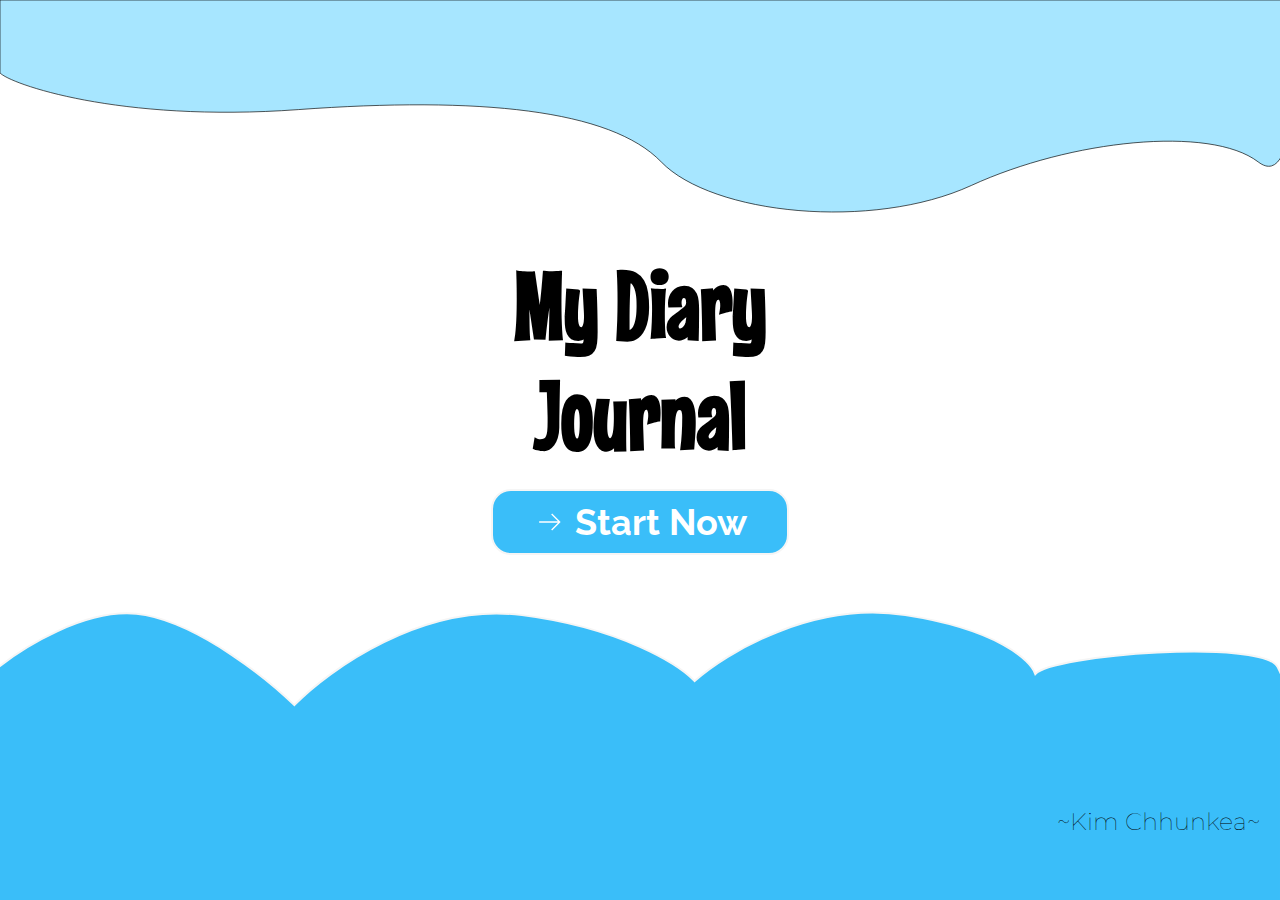
<file: index.html>
<!DOCTYPE html>
<html lang="en">
<head>
    <meta charset="UTF-8">
    <meta name="viewport" content="width=device-width, initial-scale=1.0">
    <title>Landing page</title>
    <link rel="stylesheet" href="./src/style/style.css">
</head>
<body>
    
    <!-- Text: Diary text -->
    <div class="container">
        <h1>My Diary <br> Journal</h1>
        <div class="border">
            <button><a href="./pages/login.html">
                <svg class="arrow-icon" viewBox="0 0 24 24" xmlns="http://www.w3.org/2000/svg">
                    <path d="M20 12L20.354 11.646L20.707 12L20.354 12.354L20 12ZM5 12.5C4.86739 12.5 4.74021 12.4473 4.64645 12.3535C4.55268 12.2598 4.5 12.1326 4.5 12C4.5 11.8674 4.55268 11.7402 4.64645 11.6464C4.74021 11.5527 4.86739 11.5 5 11.5V12.5ZM14.354 5.646L20.354 11.646L19.646 12.354L13.646 6.354L14.354 5.646ZM20.354 12.354L14.354 18.354L13.646 17.646L19.646 11.646L20.354 12.354ZM20 12.5H5V11.5H20V12.5Z" fill="white"/>
                </svg> 
            Start Now</a></button>
        </div>
    </div>

    <!-- Footer: Name of the creator -->
    <footer>
        <p>~Kim Chhunkea~</p>
    </footer>
</body>
</html>
</file>
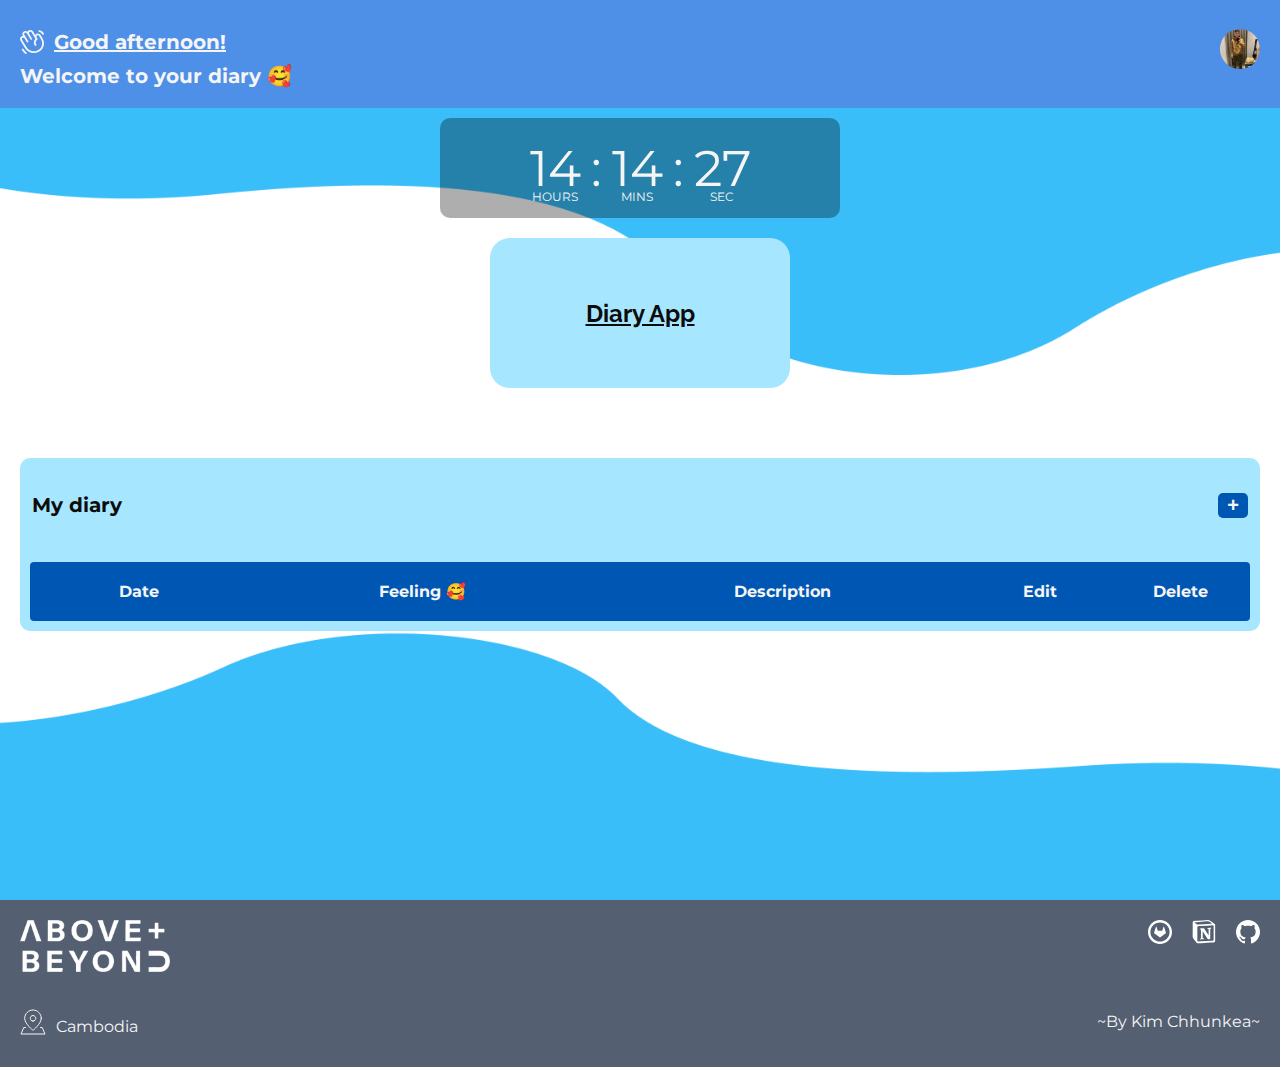
<file: pages/homepage.html>
<!DOCTYPE html>
<html lang="en">
<head>
    <meta charset="UTF-8">
    <meta name="viewport" content="width=device-width, initial-scale=1.0">
    <title>Homepage</title>
    <link rel="stylesheet" href="/src/style/homepage.css">
    <script src="/src/script/homePage.js" defer></script>
    <script src="/components/header.js" defer></script>
    <script src="/components/footer.js" defer></script>
    <script src="/components/clock.js" defer></script>
    <script src="/components/crud.js" defer></script>
    <link href='https://unpkg.com/boxicons@2.1.1/css/boxicons.min.css' rel='stylesheet'>
</head>
<body>
    
    <div id="full-content">
        <!-- Header: homepage header -->
        <header-item></header-item>
        
        <!-- Section: clock section -->
        <clock-digital></clock-digital>

        <!-- Section: crud section -->
        <crud-box></crud-box>
    </div>

    <!-- Footer -->
    <footer-element></footer-element>   
</body>
</html>
</file>
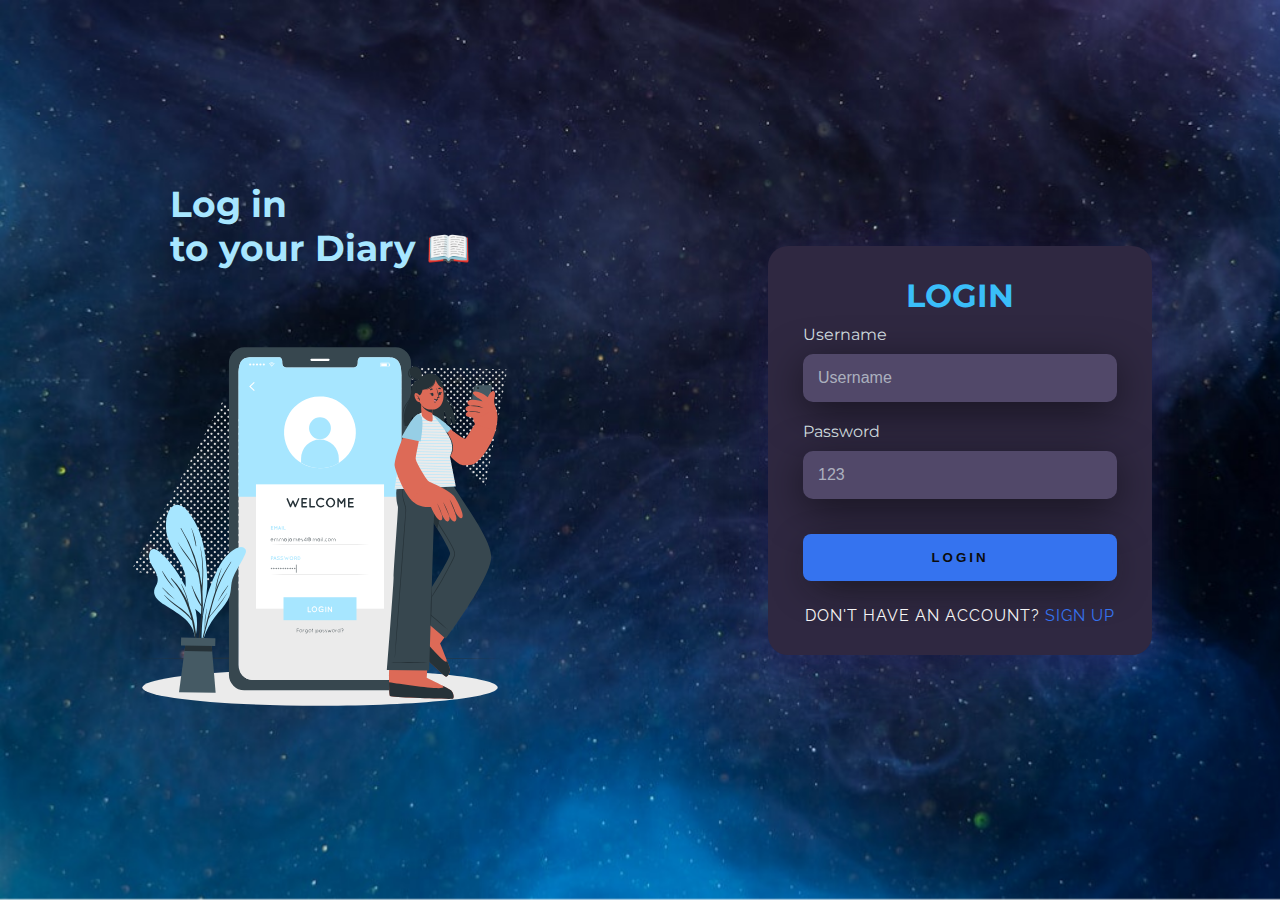
<file: pages/login.html>
<!DOCTYPE html>
<html lang="en">
<head>
    <meta charset="UTF-8">
    <meta http-equiv="X-UA-Compatible" content="IE=edge">
    <meta name="viewport" content="width=device-width, initial-scale=1.0">
    <link rel="stylesheet" href="/src/style/login.css">
    <script src="../src/script/loginPage.js" defer></script>
    <title>Login page</title>
</head>
<body>

    <!-- Main container: Login page -->
    <div class="main-login">
        <div class="left-login">
            <h1>Log in<br>to your Diary 📖</h1>
            <img src="/asset/login-image/hover.svg" class="left-login-image" alt="Animated image">
        </div>

        <!-- Section: right section of the login page -->
        <div class="right-login">
            <div class="card-login">
                <h1>LOGIN</h1>
                <div class="textfield">
                    <label for="username">Username</label>
                    <input type="text" id="username" required placeholder="Username">
                </div>

                 <!-- Container: for the password input field -->
                <div class="textfield">
                    <label for="password">Password</label>
                    <input type="password" id="password" required placeholder="123">
                </div>
                <button class="btn-login" id="login-button">LOGIN</button>

                <div class="btn-plus">
                    <a class="sign-up">Don't have an account? <span class="span-sign-up">Sign Up</span></a>
                </div>
            </div>
        </div>
    </div>
</body>
</html>
</file>
<file: src/style/style.css>
/* Import: import font family */
@import url(./font-family.css);

/* Import: import root */
@import url(./root.css);

html, body {
    width: 100%;
    height: 100%;
    margin: var(--margin-default);
    padding: var(--padding-default);
    display: flex;
    justify-content: center;
    align-items: center;
    text-align: center;
}

body {
    box-sizing: border-box;
    padding: var(--padding-medium);
    background-image: url(/asset/image-landing-page/Desktop-background-landing-page.svg);
    background-repeat: no-repeat;
    background-size: cover;
    background-attachment: fixed;
    display: flex;
    flex-direction: column;
    justify-content: space-between;
    min-height: 100vh;
}

.container {
    display: flex;
    flex-direction: column;
    justify-content: center;
    align-items: center;
    flex: 1;
}

h1 {
    font-family: var(--font-family-memoirs);
    font-weight: var(--font-weight-bold);
    font-size: var(--font-size-larger);
    margin: var(--margin-medium);
}

.border {
    margin-top: var(--margin-top);
}

button {
    padding: var(--button-padding);
    border-radius: var(--border-radius-large);
    border: 2px solid var(--white);
    background-color: var(--wavy-blue);
    cursor: pointer;
    font-size: 24px;
    font-family: var(--font-family-raleway);
    display: flex;
    align-items: center;
}

button a {
    color: #FFF;
    text-decoration: none;
    font-weight: var(--font-weight-bold);
    display: flex;
    align-items: center;
}

button:hover {
    background-color: var(--black);
}

.arrow-icon {
    width: 24px;
    height: 24px;
    margin-right: var(--margin-small);
}

footer {
    text-align: end;
    padding: var(--padding-medium);
    width: 100%;
    font-family: var(--font-family-montserrat);
    font-weight: 100;
    font-style: normal;
    margin: var(--margin-default);
}

@media (min-width: 1024px) {
    h1 {
        font-size: var(--font-size-largest);
    }
    button {
        font-size: var(--font-size-large);
    }
    .arrow-icon {
        width: 32px;
        height: 32px;
    }
    footer {
        font-size: var(--font-size-svg);
    }
}

@media (min-width: 1920px) {
    h1 {
        font-size: var(--font-size-max);
    }
    button {
        font-size: var( --font-size-large-mid);
    }
    .arrow-icon {
        width: 48px;
        height: 48px;
    }
}
</file>
<file: src/style/homepage.css>
/* Import: import font */
@import url(./font-family.css);

/* Import: import root */
@import url(./root.css);

/* Body: full body content style */
#full-content {
    height: 100%;
    display: flex;
    flex-direction: column;
}

#body-content {
    flex-grow: 1;
}

/* Header */
body, header {
    margin: var(--margin-default);
    padding: var(--padding-default);
}

.header-background {
    background-color: var(--background-color);
    padding: var(--padding-medium);
    margin: var(--margin-default);
}

.header-content {
    display: flex;
    justify-content: space-between;
    align-items: center;
    color: var(--white);
    font-family: var(--font-family-montserrat);
    font-weight: var(--font-weight-bold);
}

.greeting {
    display: flex;
    flex-direction: column;
    margin: var(--margin-default);
    font-size: var(--font-size-medium);
}

.greeting p {
    display: flex;
    align-items: center;
    margin: var(--margin-default);
    padding-top: var(--padding-small);
}

.greeting svg {
    margin-right: var(--margin-small);
}

.greeting-message {
    text-decoration: underline;
}

.diary-center {
    font-size: var(--font-size-large);
    margin-bottom: var(--margin-medium);
    text-decoration: underline;
}

.profile-pic {
    width: var(--profile-pic-size);
    height: var(--profile-pic-size);
    overflow: hidden;
    border-radius: var(--border-radius-round);
    margin-bottom: var(--margin-small);
}

.profile-pic img {
    width: 100%;
    height: 100%;
    object-fit: cover;
}

@media (max-width: 1024px) {
    .diary-center {
        display: none;
        transition: 0.2s;
    }
}

@media (max-width: 390px) {
    .greeting {
        font-size: var(--font-size-small);
    }
}

/* Section: hero section */
html, body {
    margin: var(--margin-default);
    padding: var(--padding-default);
    height: 100%;
}

body {
    margin: var(--margin-default);
    padding: var(--padding-default);
    height: 100vh;
    background-image: url('/asset/image-homepage/Desktop-background-homepage.jpg');
    background-size: cover;
    background-position: center;
    font-family: var(--font-family-montserrat); 
    color: var(--white);
}

.edit-icon {
    cursor: pointer;
}

.container {
    display: flex;
    flex-direction: column;
    gap: var(--gap-medium);
    align-items: center; 
}

.hero {
    display: flex;
    flex-direction: column;
    justify-content: center;
    align-items: center;
    position: relative;
    padding-top: var(--padding-small);
    top: 20%; 
    color: var(--white);
    font-family: var(--font-family-montserrat);
    z-index: 2; 
}

.clock {
    width: var(--clock-width-desktop); 
    height: var(--clock-height-desktop); 
    background: var(--clock-background);
    border-radius: var(--border-radius-medium);
    display: flex;
    align-items: center;
    justify-content: center;
    gap: var(--gap-small);
}

.clock span {
    font-size: var(--font-size-larger); 
    display: inline-block;
    text-align: center;
    position: relative;
}

.clock span::after {
    font-size: var(--font-size-smaller); 
    position: absolute;
    bottom: -5px;
    left: 50%;
    transform: translateX(-50%);
}

#hrs::after {
    content: 'HOURS';
}

#mints::after {
    content: 'MINS';
}

#sec::after {
    content: 'SEC';
}

@media (max-width: 1024px) {
    .clock {
        width: var(--clock-width-tablet); 
        height: var(--clock-height-tablet); 
    }

    .clock span {
        font-size: var(--font-size-larger); 
    }

    .clock span::after {
        font-size: var(--font-size-smaller); 
    }
}

@media (max-width: 390px) {
    .clock {
        width: var(--clock-width-mobile); 
        height: var(--clock-height-mobile); 
    }

    .clock span {
        font-size: 30px; 
    }

    .clock span::after {
        font-size: var(--font-size-smallest); 
    }
}

/* Diary: diary button */
.diary-button {
    display: flex;
    justify-content: center;
    align-items: center;
    flex-direction: column; 
    z-index: 1;
    margin-top: var(--margin-medium); 
}

.diary-text {
    text-align: center;
    color: var(--white);
    font-family: var(--font-family-raleway);
}

.big-box {
    background-color: var(--light-blue);
    border-radius: var(--border-radius-large);
    display: flex;
    justify-content: center;
    align-items: center;
}

.inner-box {
    display: flex;
    flex-direction: column;
    justify-content: center;
    align-items: center;
    color: var(--black);
}

.inner-box h2 {
    text-decoration: underline;
}

@media (max-width: 1024px) {
    .diary-button {
        top: 30%;
    }

    .inner-box h2 {
        font-size: var(--font-size-huge);
    }
}

@media (max-width: 390px) {
    .diary-button {
        margin-top: var(--margin-negative);
    }
    .big-box {
        width: 100px;
        background-color: transparent;
    }
    .inner-box h2 {
        font-size: var(--font-size-medium);
    }
    .diary-text {
        font-size: var(--font-size-small);
    }
}

.big-box {
    width: 300px;
    height: 150px;
    background-color: var(--light-blue);
    border-radius: var(--border-radius-large);
    display: flex;
    justify-content: center;
    align-items: center;
}

@media (max-width: 1024px) {
    .big-box {
        width: 250px;
        height: 100px;
    }
}

@media (max-width: 390px) {
    .big-box {
        margin-top: var(--margin-medium);
        width: 100px;
      background-color: transparent;
    }
}

/* Crud box */
.custom-div {
  margin-top: var(--margin-larger);
  color: var(--black);
  width: 100%;  
  display: flex;
  align-items: center;
  justify-content: center;
  font-family: var(--font-family-montserrat);
}

.custom-div button {
  cursor: pointer;
}

.custom-div .crud {
  display: flex;
  flex-direction: column;
  width: 100%;
  margin: var(--margin-medium);
  border-radius: var(--border-radius-medium);
  background: var(--light-blue);
  overflow: hidden;
}

.custom-div .diary-task {
  min-height: 70px;
  display: flex;
  align-items: center;
  justify-content: space-between;
  padding: 12px;
}

.custom-div .diary-task span {
  font-weight: var(--font-weight-bold);
  font-size: var(--font-size-medium);
  word-break: break-all;
}

.custom-div #btn-add {
  font-size: var(--font-size-medium);
  font-weight: var(--font-weight-bold);
  width: 30px;
  border-radius: var(--border-radius-small);
  border: none;
  color: var(--white);
  background-color: var(--darker-blue);
}

.custom-div #btn-add:hover {
  background-color:var(--black);
}

.table {
  width: 100%;
  border-spacing: 10px;
  word-break: break-all;
  border-collapse: collapse;
}

.custom-div .table-container {
  padding: var(--padding-small);
  height: calc(100% - 70px);
  overflow-y: auto;
}

.custom-div table {
  width: 100%;
  word-break: break-all;
  border-collapse: collapse;
}

.custom-div thead {
  background-color: var(--darker-blue);
  color: var(--white);
}

.custom-div tr {
  border-bottom: 1px solid var(--modal-footer-button-secondary-background) !important;
}

.custom-div tbody tr td {
  padding: var(--padding-medium);
}

.custom-div thead tr th {
  padding: var(--padding-medium);
  text-align: center;
}

#date-th {
  border-top-left-radius: 4px;
  border-bottom-left-radius: 4px;
  overflow: hidden; 
}

#delete-th {
  border-top-right-radius: 4px;
  border-bottom-right-radius: 4px;
  overflow: hidden;
}

.custom-div tbody tr {
  text-align: center;
}

.custom-div thead tr th.action {
  width: 100px;
  text-align: center;
}

.custom-div tbody tr td.action {
  text-align: center;
}

/* Modal inside the box */
.custom-div .modal-container {
  width: 100%;
  height: 100%;
  position: fixed;
  top: 0;
  left: 0;
  background-color: var(--modal-background);
  display: none;
  z-index: 99;
  align-items: center;
  justify-content: center;
}

.custom-div .modal {
  display: flex;
  flex-direction: column;
  align-items: center;
  padding: var(--padding-larger);
  background-color: var(--modal-inside-white);
  border-radius: var(--border-radius-medium);
  width: 50%;
}

.custom-div .modal label {
  font-size: var(--font-size-default);
  width: 100%;
}

.custom-div .modal input {
  width: 100%;
  outline: none;
  font-family: var(--font-family-montserrat);
  padding-top: var(--padding-small);
  margin-bottom: var(--margin-medium);
  border-top: none;
  border-left: none;
  border-right: none;
}

.custom-div .modal button {
  width: 100%;
  margin: 10px auto;
  outline: none;
  border-radius: var(--border-radius-huge);
  padding: 5px 10px;
  border: none;
  background-color: var(--darker-blue);
  color:  var(--white);
}

.custom-div .modal button:hover {
  background-color: var(--black);
}

.custom-div .active {
  display: flex;
}

.custom-div .active .modal {
  animation: modal .4s;
}

/* Edit and delete button */
.custom-div td button {
  border: none;
  outline: none;
  background: transparent;
}

.custom-div td button i {
  font-size: var(--font-size-svg);
}

.custom-div td button i:first-child {
  margin-right: var(--margin-small);
}


/* Responsive adjustments for text size and overflow */
@media (max-width: 1024px) {
  .custom-div .diary-task span {
    font-size: var(--font-size-medium);
  }

  .custom-div tbody tr td, .custom-div thead tr th {
    font-size: var(--font-size-default);
  }
  
  .custom-div .modal label, .custom-div .modal input {
    font-size: var(--font-size-default);
  }
}

@media (max-width: 390px) {
  .custom-div .diary-task span {
    font-size: var(--font-size-default);
  }

  .custom-div tbody tr td, .custom-div thead tr th {
    font-size: var(--font-size-smaller);
  }
  
  .custom-div .modal label, .custom-div .modal input {
    font-size: var(--font-size-smaller);
  }

  .custom-div .modal button {
    font-size: var(--font-size-smaller);
  }
}

/* Enable horizontal overflow for text */
.custom-div .diary-task span, 
.custom-div tbody tr td, 
.custom-div thead tr th {
  white-space: nowrap;
  word-break: break-all;
  border-collapse: collapse;
}

.custom-div tbody tr td.description {
  word-wrap: break-word;
  overflow-wrap: break-word; 
  word-break: break-word; 
  white-space: normal; 
}

/* Footer */
footer {
    padding: var(--padding-medium);
    background-color: #545F71;
    font-family: var(--font-family-montserrat);
    font-size: var(--font-size-default);
    color: var(--white);
    margin-top: var(--margin-auto); 
}

.svg-icon {
    display: flex;
    gap: var(--gap-medium);
}

.social-link {
    display: flex;
    justify-content: space-between;
}

.social-link img {
    width: 150px;
}

.personal-info {
    display: flex;
    justify-content: space-between;
    align-items: center;
    padding-top: var(--padding-medium);
    color: var(--white);
}

.location-info {
    gap: var(--gap-small);
    display: flex;
    align-items: center;
}

.location-info > p {
    position: relative;
    top: 5px;
    color: var(--white);
}

a {
    text-decoration: none;
}

@media (max-width: 500px) {
    .social-link img {
        width: 120px;
    }

    .social-link {
        flex-direction: column;
        align-items: center;
    }

    .svg-icon {
        margin-top: var(--margin-medium);
    }

    .personal-info {
        align-items: start;
        padding-top: var(--padding-default);
        font-size: var(--font-size-smaller);
    }
}
</file>
<file: src/style/login.css>
/* Import: import font family */
@import url(./font-family.css);

/* Import: import root */
@import url(./root.css);

body {
    margin: 0;
    font-family: var(--font-family-montserrat);
}

* {
    box-sizing: border-box;
}

.main-login {
    width: 100%; 
    height: 100vh;
    background-image: url(/asset/login-image/background-image.png) ;
    display: flex;
    justify-content: center; 
    align-items: center;
    background-size: cover;
    background-repeat: no-repeat;
    margin: var( --margin-default);
    padding: var( --padding-default);
}

.left-login {
    width: 50vw;
    height: 100vh;
    display: flex;
    justify-content: center; 
    align-items: center;
    flex-direction: column;
}

.left-login > h1 { 
    font-size: var(--font-size-large);
    color: var(--light-blue);
    max-width: 50%;
}

.left-login-image {
    width: 35vw;
    max-width: 500px;
}

.right-login {
    width: 50vw;
    height: 100vh;
    display: flex;
    justify-content: center; 
    align-items: center;
}

.card-login {
    width: 60%; 
    display: flex;
    justify-content: center; 
    align-items: center;
    flex-direction: column;
    padding: 30px 35px; 
    background: var(--dark-purple);
    border-radius: var(--border-radius-large);
    box-shadow: 0px 10px 40px var(--box-shadow-purple); 
}

.card-login > h1 { 
    color:  #3ABEF9;
    font-weight: var(--font-weight-bold);
    margin: 0;
}

.textfield {
    width: 100%;
    display: flex;
    flex-direction: column;
    align-items: flex-start;
    justify-content: center;
    margin: 10px 0px;
}

.textfield > input {
    width: 100%;
    border: none;
    border-radius: var(--border-radius-medium);
    padding: var( --padding-box);
    background:var(--light-gray);
    color: var(--white);
    font-size: var(--font-size-default);
    box-shadow: 0px 10px 40px var(--modal-background);
    outline: none;
    box-sizing: border-box;
}

.textfield > label {
    color: var(--pure-white);
    margin-bottom: var(--margin-small);
}

.textfield > input::placeholder {
    color: var(--azure-white);
}

.btn-login {
    width: 100%;
    padding: 16px 0px;
    margin: 25px;
    border: none;
    border-radius: 8px;
    outline: none;
    text-transform: uppercase;
    font-weight: var(--font-weight-bold);
    letter-spacing: 3px;
    color: var(--black);
    background: var(--blue);
    cursor: pointer;
    box-shadow: 0px 10px 40px -12px var(--black);
}

.sign-up {
    font-family: var(--font-family-raleway);
    text-transform: uppercase;
    text-decoration: none;
    letter-spacing: 1px;
    color: var(--white);
}

.span-sign-up {
    color: var(--blue);
    cursor: pointer;
}

@media (max-width: 950px) {
    .card-login {
        width: 85%;
    }
}

@media (max-width: 600px) {
    .main-login {
        flex-direction: column;
        padding-bottom: var(--padding-medium);
    }

    .left-login > h1 {
        display: none;
    }

    .left-login {
        width: 100%;
        height: auto;
    }

    .right-login {
        width: 100%;
        height: auto;
    }

    .left-login-image {
        width: 50vw;
    }

    .card-login {
        width: 90%;
    }

    .btn-plus {
        width: 100%;
    }
}
</file>
